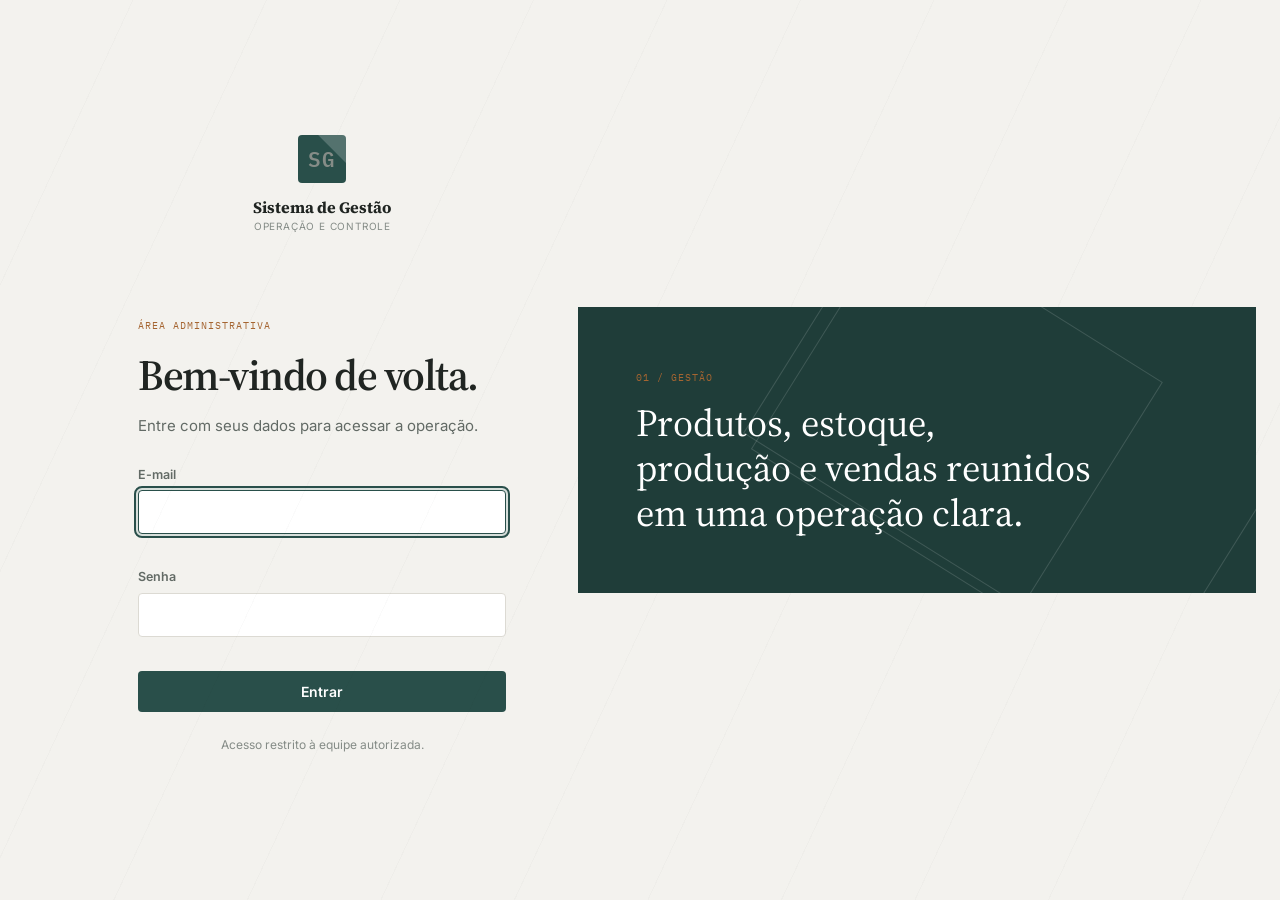
<file: src/main/resources/static/login.html>
<!DOCTYPE html>
<html lang="pt-BR">
  <head>
    <meta charset="utf-8">
    <meta name="viewport" content="width=device-width, initial-scale=1">
    <meta name="description" content="Acesso ao sistema de gestão">
    <title>Entrar</title>
    <link rel="preconnect" href="https://fonts.googleapis.com">
    <link rel="preconnect" href="https://fonts.gstatic.com" crossorigin>
    <link
      href="https://fonts.googleapis.com/css2?family=IBM+Plex+Mono:wght@500&family=Inter:wght@400;500;600&family=Source+Serif+4:wght@600&display=swap"
      rel="stylesheet">
    <link rel="stylesheet" href="css/theme.css">
    <link rel="stylesheet" href="css/app.css">
  </head>
  <body class="login-page">
    <main class="login-shell">
      <section class="login-panel" aria-labelledby="login-title">
        <div class="login-brand">
          <div class="brand-mark" aria-hidden="true">
            <span data-brand-short>SG</span>
          </div>
          <div>
            <strong data-brand-name>Sistema de Gestão</strong><span data-brand-tagline>Operação e controle</span>
          </div>
        </div>
        <header class="login-heading">
          <p class="eyebrow">Área administrativa</p>
          <h1 id="login-title">Bem-vindo de volta.</h1>
          <p>Entre com seus dados para acessar a operação.</p>
        </header>
        <div class="alert alert-danger" id="login-error" role="alert" aria-live="polite"></div>
        <form id="login-form" novalidate>
          <div class="field">
            <label for="email">E-mail</label>
            <input id="email" name="email" type="email" autocomplete="username" inputmode="email" required autofocus>
          </div>
          <div class="field">
            <label for="password">Senha</label>
            <input id="password" name="password" type="password" autocomplete="current-password" required>
          </div>
          <button class="btn btn-primary btn-block" id="login-submit" type="submit">Entrar</button>
        </form>
        <p class="login-foot">Acesso restrito à equipe autorizada.</p>
      </section>
      <aside class="login-context" aria-hidden="true">
        <div>
          <span class="context-index">01 / Gestão</span>
          <p>Produtos, estoque, produção e vendas reunidos em uma operação clara.</p>
        </div>
      </aside>
    </main>
    <script src="js/core/config.js"></script>
    <script src="js/core/api.js"></script>
    <script src="js/core/auth.js"></script>
    <script src="js/pages/login.js"></script>
  </body>
</html>
</file>
<file: src/main/resources/static/css/theme.css>
:root {
  color-scheme: light;

  /* Identidade: estes valores também podem ser sobrescritos por APP_CONFIG. */
  --color-brand-primary: #294f4a;
  --color-brand-primary-strong: #1f3d39;
  --color-brand-primary-soft: #e3ece9;
  --color-brand-accent: #a56531;

  /* Superfícies e texto. */
  --color-bg: #f3f2ee;
  --color-surface: #ffffff;
  --color-surface-subtle: #f8f7f4;
  --color-surface-raised: #ffffff;
  --color-border: #dcdad3;
  --color-border-strong: #c3c0b7;
  --color-text: #202522;
  --color-text-muted: #626a65;
  --color-text-faint: #858c87;
  --color-on-brand: #ffffff;

  /* Estados semânticos. */
  --color-success: #397052;
  --color-success-soft: #e5efe8;
  --color-warning: #8a6422;
  --color-warning-soft: #f5ecd9;
  --color-danger: #a7413e;
  --color-danger-soft: #f7e7e5;
  --color-focus: #2d6d65;

  /* Tipografia. */
  --font-body: "Inter", -apple-system, BlinkMacSystemFont, "Segoe UI", sans-serif;
  --font-display: "Source Serif 4", Georgia, serif;
  --font-mono: "IBM Plex Mono", "SFMono-Regular", Consolas, monospace;
  --text-xs: 0.75rem;
  --text-sm: 0.8125rem;
  --text-base: 0.9rem;
  --text-lg: 1rem;
  --text-xl: 1.375rem;
  --text-2xl: 1.75rem;

  /* Espaçamento e forma. */
  --space-1: 0.25rem;
  --space-2: 0.5rem;
  --space-3: 0.75rem;
  --space-4: 1rem;
  --space-5: 1.25rem;
  --space-6: 1.5rem;
  --space-8: 2rem;
  --space-10: 2.5rem;
  --radius-sm: 4px;
  --radius-md: 7px;
  --radius-lg: 10px;
  --shadow-sm: 0 1px 2px rgb(30 37 33 / 6%);
  --shadow-md: 0 12px 34px rgb(30 37 33 / 12%);

  /* Compatibilidade interna durante a transição dos componentes. */
  --color-accent: var(--color-brand-primary);
  --color-accent-dark: var(--color-brand-primary-strong);
  --color-accent-soft: var(--color-brand-primary-soft);
  --color-ink: var(--color-text);
  --color-ink-soft: var(--color-text-muted);
  --color-ink-faint: var(--color-text-faint);
  --color-paper: var(--color-bg);
  --shadow-card: var(--shadow-sm);
  --shadow-pop: var(--shadow-md);
}
</file>
<file: src/main/resources/static/css/app.css>
/* app.css — layout e componentes. Não define cores/fontes cruas: sempre var(--...) de theme.css */

* {
  box-sizing: border-box;
}

html,
body {
  margin: 0;
  padding: 0;
}

body {
  background: var(--color-paper);
  color: var(--color-ink);
  font-family: var(--font-body);
  font-size: 15px;
  line-height: 1.5;
  -webkit-font-smoothing: antialiased;
}

h1,
h2,
h3 {
  font-family: var(--font-display);
  font-weight: 600;
  margin: 0;
  color: var(--color-ink);
}

a {
  color: inherit;
}

:focus-visible {
  outline: 2px solid var(--color-accent);
  outline-offset: 2px;
}

/* ---------------- Marca (logo placeholder, feito só de CSS) ---------------- */

.brand-mark {
  --size: 36px;
  width: var(--size);
  height: var(--size);
  border-radius: var(--radius-sm);
  background: var(--color-accent);
  position: relative;
  overflow: hidden;
  flex-shrink: 0;
  display: flex;
  align-items: center;
  justify-content: center;
}

.brand-mark::before {
  /* a "dobra" — canto de tecido dobrado, o elemento de assinatura do design */
  content: "";
  position: absolute;
  top: 0;
  right: 0;
  width: 60%;
  height: 60%;
  background: color-mix(in srgb, var(--color-on-brand) 22%, transparent);
  clip-path: polygon(100% 0, 0 0, 100% 100%);
}

.brand-mark span {
  font-family: var(--font-display);
  color: var(--color-on-brand);
  font-size: 16px;
  font-weight: 600;
  z-index: 1;
}

.brand-lockup {
  display: flex;
  align-items: center;
  gap: 12px;
}

.brand-lockup strong {
  font-family: var(--font-display);
  font-size: 17px;
  letter-spacing: -0.01em;
}

.brand-lockup small {
  display: block;
  color: var(--color-ink-faint);
  font-size: 11px;
  letter-spacing: 0.04em;
  text-transform: uppercase;
}

/* ---------------- Divisor "vinco" (elemento de assinatura, uso moderado) ---------------- */

.fold-divider {
  height: 1px;
  border: none;
  margin: 28px 0;
  background: linear-gradient(to right, transparent, var(--color-border) 12%, var(--color-border) 88%, transparent);
  position: relative;
}

.fold-divider::after {
  content: "";
  position: absolute;
  inset: 1px 0 auto 0;
  height: 1px;
  background: linear-gradient(
    to right,
    transparent,
    color-mix(in srgb, var(--color-surface) 90%, transparent) 12%,
    color-mix(in srgb, var(--color-surface) 90%, transparent) 88%,
    transparent
  );
}

/* ---------------- Layout ---------------- */

.app-shell {
  display: flex;
  min-height: 100vh;
}

.sidebar {
  width: 240px;
  flex: 0 0 240px;
  background: var(--color-surface);
  border-right: 1px solid var(--color-border);
  padding: 22px 18px;
  display: flex;
  flex-direction: column;
  gap: 28px;
}

.sidebar-nav {
  list-style: none;
  margin: 0;
  padding: 0;
  display: flex;
  flex-direction: column;
  gap: 2px;
  flex: 1;
}

.sidebar-nav a {
  display: flex;
  align-items: center;
  gap: 10px;
  padding: 9px 12px;
  border-radius: var(--radius-sm);
  text-decoration: none;
  color: var(--color-ink-soft);
  font-size: 14px;
  font-weight: 500;
  transition:
    background 0.12s ease,
    color 0.12s ease;
}

.sidebar-nav a:hover {
  background: var(--color-paper);
  color: var(--color-ink);
}

.sidebar-nav a.active {
  background: var(--color-accent-soft);
  color: var(--color-accent-dark);
}

.sidebar-nav .icon {
  width: 16px;
  height: 16px;
  flex-shrink: 0;
}

.sidebar-foot {
  display: flex;
  align-items: center;
  justify-content: space-between;
  gap: 8px;
  padding-top: 14px;
  border-top: 1px solid var(--color-border);
}

.sidebar-user {
  display: flex;
  flex-direction: column;
  min-width: 0;
}

.sidebar-user strong {
  font-size: 13px;
  overflow: hidden;
  text-overflow: ellipsis;
  white-space: nowrap;
}

.sidebar-user span {
  font-size: 11px;
  color: var(--color-ink-faint);
  text-transform: uppercase;
  letter-spacing: 0.04em;
}

.main {
  flex: 1 1 auto;
  min-width: 0;
  padding: 32px 40px 60px;
  max-width: 1180px;
}

.page-head {
  display: flex;
  align-items: baseline;
  justify-content: space-between;
  gap: 16px;
  margin-bottom: 6px;
}

.page-head h1 {
  font-size: 26px;
}

.page-subtitle {
  color: var(--color-ink-soft);
  font-size: 14px;
  margin: 6px 0 0;
}

.page-meta {
  color: var(--color-ink-faint);
  font-size: 12.5px;
  font-family: var(--font-mono);
}

/* ---------------- Cards / estatísticas ---------------- */

.stat-grid {
  display: flex;
  flex-wrap: wrap;
  gap: 14px;
}

.stat-grid .card {
  flex: 1 1 200px;
  min-width: 200px;
}

.card {
  background: var(--color-surface);
  border: 1px solid var(--color-border);
  border-radius: var(--radius-lg);
  box-shadow: var(--shadow-card);
  padding: 20px 22px;
}

.stat-card {
  display: flex;
  flex-direction: column;
  gap: 6px;
}

.stat-card .stat-label {
  font-size: 12px;
  text-transform: uppercase;
  letter-spacing: 0.05em;
  color: var(--color-ink-faint);
  font-weight: 600;
}

.stat-card .stat-value {
  font-family: var(--font-display);
  font-size: 26px;
  font-weight: 600;
  color: var(--color-ink);
  white-space: nowrap;
}

.stat-card .stat-hint {
  font-size: 12.5px;
  color: var(--color-ink-soft);
}

.stat-card .stat-hint.warn {
  color: var(--color-warning);
}

.panel-grid {
  display: flex;
  gap: 16px;
  align-items: flex-start;
  flex-wrap: wrap;
}

.panel-grid > .card {
  flex: 1 1 420px;
  min-width: 0;
}

.panel-title {
  display: flex;
  align-items: center;
  justify-content: space-between;
  margin-bottom: 14px;
}

.panel-title h2 {
  font-size: 16px;
}

.panel-title .muted {
  font-size: 12px;
  color: var(--color-ink-faint);
  font-family: var(--font-mono);
}

/* ---------------- Tabela ---------------- */

table {
  width: 100%;
  border-collapse: collapse;
  font-size: 13.5px;
}

th {
  text-align: left;
  font-size: 11.5px;
  text-transform: uppercase;
  letter-spacing: 0.04em;
  color: var(--color-ink-faint);
  font-weight: 600;
  padding: 0 10px 10px 0;
  border-bottom: 1px solid var(--color-border);
}

td {
  padding: 11px 10px 11px 0;
  border-bottom: 1px solid var(--color-border);
  vertical-align: middle;
}

tr:last-child td {
  border-bottom: none;
}

td.num,
th.num {
  text-align: right;
  font-family: var(--font-mono);
}

.empty-row td {
  color: var(--color-ink-faint);
  font-style: italic;
  padding: 18px 0;
  text-align: center;
}

/* ---------------- Badges ---------------- */

.badge {
  display: inline-flex;
  align-items: center;
  gap: 5px;
  padding: 3px 9px;
  border-radius: 999px;
  font-size: 11.5px;
  font-weight: 600;
}

.badge.low {
  background: var(--color-danger-soft);
  color: var(--color-danger);
}

.badge.ok {
  background: var(--color-success-soft);
  color: var(--color-success);
}

/* ---------------- Botões / formulários ---------------- */

.btn {
  appearance: none;
  border: none;
  cursor: pointer;
  font-family: var(--font-body);
  font-size: 14px;
  font-weight: 600;
  border-radius: var(--radius-sm);
  padding: 10px 16px;
  transition:
    transform 0.06s ease,
    box-shadow 0.15s ease,
    background 0.15s ease;
}

.btn:active {
  transform: translateY(1px);
}

.btn-primary {
  background: var(--color-accent);
  color: var(--color-on-brand);
}

.btn-primary:hover {
  background: var(--color-accent-dark);
}

.btn-ghost {
  background: transparent;
  color: var(--color-ink-soft);
  border: 1px solid var(--color-border);
}

.btn-ghost:hover {
  border-color: var(--color-ink-faint);
  color: var(--color-ink);
}

.btn-block {
  width: 100%;
}

.field {
  display: flex;
  flex-direction: column;
  gap: 6px;
  margin-bottom: 16px;
}

.field label {
  font-size: 12.5px;
  font-weight: 600;
  color: var(--color-ink-soft);
}

.field input,
.field select {
  font-family: var(--font-body);
  font-size: 14.5px;
  padding: 10px 12px;
  border-radius: var(--radius-sm);
  border: 1px solid var(--color-border);
  background: var(--color-surface);
  color: var(--color-ink);
}

.field input:focus,
.field select:focus {
  border-color: var(--color-accent);
}

/* ---------------- Alertas ---------------- */

.alert {
  border-radius: var(--radius-sm);
  padding: 11px 14px;
  font-size: 13.5px;
  margin-bottom: 16px;
  display: none;
}

.alert.show {
  display: block;
}

.alert-danger {
  background: var(--color-danger-soft);
  color: var(--color-danger);
}

/* ---------------- Tela de login ---------------- */

.login-shell {
  min-height: 100vh;
  display: flex;
  align-items: center;
  justify-content: center;
  background: var(--color-paper);
  padding: 24px;
  position: relative;
  overflow: hidden;
}

.login-shell::before {
  /* linha de vinco decorativa de fundo — assinatura visual sutil */
  content: "";
  position: absolute;
  inset: 0;
  background: repeating-linear-gradient(
    115deg,
    transparent,
    transparent 120px,
    color-mix(in srgb, var(--color-text) 2%, transparent) 120px,
    color-mix(in srgb, var(--color-text) 2%, transparent) 121px
  );
  pointer-events: none;
}

.login-card {
  width: 100%;
  max-width: 380px;
  background: var(--color-surface);
  border: 1px solid var(--color-border);
  border-radius: var(--radius-lg);
  box-shadow: var(--shadow-pop);
  padding: 36px 32px 32px;
  position: relative;
  z-index: 1;
}

.login-brand {
  display: flex;
  flex-direction: column;
  align-items: center;
  text-align: center;
  gap: 14px;
  margin-bottom: 26px;
}

.login-brand .brand-mark {
  --size: 48px;
}

.login-brand .brand-mark span {
  font-size: 21px;
}

.login-brand h1 {
  font-size: 20px;
}

.login-brand p {
  margin: 0;
  color: var(--color-ink-soft);
  font-size: 13px;
}

.login-foot {
  margin-top: 18px;
  text-align: center;
  font-size: 12px;
  color: var(--color-ink-faint);
}

/* ---------------- Loading / util ---------------- */

.skeleton {
  color: var(--color-ink-faint);
  font-size: 13px;
  font-style: italic;
}

.visually-hidden {
  position: absolute;
  width: 1px;
  height: 1px;
  overflow: hidden;
  clip: rect(0 0 0 0);
}

/* =========================================================
   NAVEGAÇÃO
   ========================================================= */

.sidebar-nav .nav-disabled {
  opacity: 0.45;
  display: flex;
  padding: 9px 12px;
  font-size: 14px;
  color: var(--color-ink-soft);
  cursor: default;
}

.btn-small {
  padding: 7px 10px;
}

.page-head-actions {
  align-items: center;
}

.compact-stats .card {
  flex: 0 1 300px;
}

/* =========================================================
   LISTAGENS
   ========================================================= */

.data-card {
  padding: 0;
  overflow: hidden;
}

.table-toolbar {
  display: flex;
  align-items: center;
  justify-content: space-between;

  gap: 18px;

  padding: 20px 22px;

  border-bottom: 1px solid var(--color-border);
}

.table-toolbar h2 {
  font-size: 16px;
}

.table-summary {
  margin: 4px 0 0;

  font-size: 12.5px;

  color: var(--color-ink-faint);
}

/* =========================================================
   BUSCA
   ========================================================= */

.search-box {
  width: min(320px, 100%);
}

.search-box input {
  width: 100%;

  font-family: var(--font-body);

  font-size: 13.5px;

  padding: 9px 12px;

  border: 1px solid var(--color-border);

  border-radius: var(--radius-sm);

  background: var(--color-surface);

  color: var(--color-ink);
}

.search-box input:focus {
  border-color: var(--color-accent);
}

/* =========================================================
   ALERTAS DA TABELA
   ========================================================= */

.data-card > .alert {
  margin: 14px 22px 0;
}

.alert-success {
  background: var(--color-success-soft);

  color: var(--color-success);
}

/* =========================================================
   TABELA
   ========================================================= */

.table-scroll {
  overflow-x: auto;
}

.data-table th:first-child,
.data-table td:first-child {
  padding-left: 22px;
}

.data-table th:last-child,
.data-table td:last-child {
  padding-right: 22px;
}

.data-table th {
  padding-top: 14px;
}

.table-primary {
  display: block;

  font-size: 13.5px;

  font-weight: 600;

  color: var(--color-ink);
}

.table-secondary {
  display: block;

  margin-top: 2px;

  font-size: 11.5px;

  color: var(--color-ink-faint);
}

/* =========================================================
   AÇÕES DA TABELA
   ========================================================= */

.actions-col {
  text-align: right;

  white-space: nowrap;
}

.row-actions {
  display: inline-flex;

  align-items: center;

  gap: 4px;
}

.table-action {
  appearance: none;

  border: 0;

  background: transparent;

  color: var(--color-accent-dark);

  font-family: var(--font-body);

  font-size: 12px;

  font-weight: 600;

  cursor: pointer;

  padding: 5px 7px;

  border-radius: var(--radius-sm);
}

.table-action:hover {
  background: var(--color-accent-soft);
}

.table-action.danger {
  color: var(--color-danger);
}

.table-action.danger:hover {
  background: var(--color-danger-soft);
}

/* =========================================================
   FORMULÁRIOS
   ========================================================= */

.field-optional {
  font-weight: 400;

  color: var(--color-ink-faint);
}

.form-grid {
  display: grid;

  gap: 14px;
}

.form-grid.two-columns {
  grid-template-columns: repeat(2, minmax(0, 1fr));
}

/* =========================================================
   MODAL
   ========================================================= */

.modal-open {
  overflow: hidden;
}

.modal-backdrop {
  position: fixed;

  inset: 0;

  z-index: 100;

  background: color-mix(in srgb, var(--color-text) 28%, transparent);

  display: none;

  align-items: center;

  justify-content: center;

  padding: 24px;
}

.modal-backdrop.show {
  display: flex;
}

.modal {
  width: min(620px, 100%);

  max-height: calc(100vh - 48px);

  overflow-y: auto;

  background: var(--color-surface);

  border: 1px solid var(--color-border);

  border-radius: var(--radius-lg);

  box-shadow: var(--shadow-pop);

  padding: 24px;
}

.modal-small {
  width: min(440px, 100%);
}

.modal-head {
  display: flex;

  align-items: flex-start;

  justify-content: space-between;

  gap: 16px;

  margin-bottom: 20px;
}

.modal-head h2 {
  font-size: 19px;
}

.modal-head p {
  margin: 5px 0 0;

  color: var(--color-ink-soft);

  font-size: 12.5px;
}

/* =========================================================
   BOTÃO DE FECHAR MODAL
   ========================================================= */

.icon-btn {
  appearance: none;

  border: 0;

  background: transparent;

  color: var(--color-ink-faint);

  cursor: pointer;

  font-size: 25px;

  line-height: 1;

  padding: 0 3px 4px;
}

.icon-btn:hover {
  color: var(--color-ink);
}

/* =========================================================
   BOTÕES DO MODAL
   ========================================================= */

.modal-actions {
  display: flex;

  justify-content: flex-end;

  gap: 8px;

  padding-top: 6px;
}

/* =========================================================
   RESPONSIVIDADE
   ========================================================= */

@media (max-width: 820px) {
  .sidebar {
    width: 200px;
    flex-basis: 200px;
  }

  .main {
    padding: 28px 24px 48px;
  }

  .table-toolbar,
  .page-head-actions {
    align-items: stretch;
    flex-direction: column;
  }

  .search-box {
    width: 100%;
  }
}

@media (max-width: 640px) {
  .app-shell {
    display: block;
  }

  .sidebar {
    width: 100%;

    min-height: auto;

    border-right: 0;

    border-bottom: 1px solid var(--color-border);

    gap: 18px;
  }

  .sidebar-nav {
    flex-direction: row;

    overflow-x: auto;
  }

  .sidebar-nav li {
    flex: 0 0 auto;
  }

  .sidebar-foot {
    display: none;
  }

  .main {
    padding: 24px 16px 40px;
  }

  .form-grid.two-columns {
    grid-template-columns: 1fr;
  }

  .modal-backdrop {
    padding: 12px;
  }

  .modal {
    padding: 20px;
  }
}

/* =========================================================
   CADASTROS BÁSICOS
   ========================================================= */

.catalog-intro {
  margin-bottom: 22px;

  padding: 16px 18px;

  border: 1px solid var(--color-border);

  border-radius: var(--radius-md);

  background: var(--color-accent-soft);
}

.catalog-intro strong {
  display: block;

  margin-bottom: 5px;

  font-size: 13.5px;

  color: var(--color-accent-dark);
}

.catalog-intro p {
  margin: 0;

  max-width: 800px;

  color: var(--color-ink-soft);

  font-size: 13px;

  line-height: 1.55;
}

/* =========================================================
   GRID DOS CADASTROS
   ========================================================= */

.catalog-grid {
  display: grid;

  grid-template-columns: repeat(2, minmax(0, 1fr));

  gap: 18px;

  align-items: start;
}

.catalog-card {
  padding: 0;

  overflow: hidden;
}

.catalog-card > .alert {
  margin: 14px 22px 0;
}

/* =========================================================
   INFORMAÇÃO SOBRE UNIDADES
   ========================================================= */

.catalog-note {
  margin: 14px 22px 4px;

  padding: 10px 12px;

  background: var(--color-paper);

  border-radius: var(--radius-sm);

  color: var(--color-ink-soft);

  font-size: 11.5px;

  line-height: 1.5;
}

/* =========================================================
   ABREVIAÇÃO DA UNIDADE
   ========================================================= */

.unit-code {
  display: inline-flex;

  align-items: center;

  justify-content: center;

  min-width: 36px;

  padding: 4px 8px;

  border-radius: var(--radius-sm);

  background: var(--color-paper);

  border: 1px solid var(--color-border);

  color: var(--color-ink-soft);

  font-family: var(--font-mono);

  font-size: 12px;
}

/* =========================================================
   RESPONSIVIDADE
   ========================================================= */

@media (max-width: 1050px) {
  .catalog-grid {
    grid-template-columns: 1fr;
  }
}

/* =========================================================
   MATÉRIAS-PRIMAS
   ========================================================= */

.raw-material-info {
  display: flex;
  align-items: flex-start;

  gap: 10px;

  margin: 14px 22px 4px;

  padding: 11px 13px;

  border: 1px solid var(--color-border);

  border-radius: var(--radius-sm);

  background: var(--color-paper);

  color: var(--color-ink-soft);

  font-size: 12px;

  line-height: 1.5;
}

.raw-material-info strong {
  flex: 0 0 auto;

  color: var(--color-ink);

  font-weight: 600;
}

/* Badge intermediária entre normal e crítico */

.badge.warning {
  background: var(--color-warning-soft);

  color: var(--color-warning);
}

/* Texto auxiliar abaixo de campos */

.field-help {
  display: block;

  margin-top: 5px;

  color: var(--color-ink-faint);

  font-size: 11.5px;

  line-height: 1.45;
}

@media (max-width: 640px) {
  .raw-material-info {
    flex-direction: column;

    gap: 4px;
  }
}

/* =========================================================
   ESTOQUE
   ========================================================= */

.inventory-info {
  display: flex;
  align-items: flex-start;
  gap: 10px;

  margin: 14px 22px 4px;
  padding: 11px 13px;

  border: 1px solid var(--color-border);
  border-radius: var(--radius-sm);

  background: var(--color-paper);

  color: var(--color-ink-soft);

  font-size: 12px;
  line-height: 1.5;
}

.inventory-info strong {
  flex: 0 0 auto;
  color: var(--color-ink);
}

/* =========================================================
   FILTROS
   ========================================================= */

.inventory-toolbar {
  align-items: flex-end;
}

.inventory-filters {
  display: flex;
  align-items: center;
  gap: 8px;

  flex-wrap: wrap;
  justify-content: flex-end;
}

.inventory-filters select,
.inventory-filters input {
  height: 38px;

  padding: 8px 10px;

  border: 1px solid var(--color-border);
  border-radius: var(--radius-sm);

  background: var(--color-surface);
  color: var(--color-ink);

  font-family: var(--font-body);
  font-size: 12.5px;
}

.inventory-filters input {
  width: 210px;
}

.inventory-filters select:focus,
.inventory-filters input:focus {
  border-color: var(--color-accent);
}

/* =========================================================
   BADGE NEUTRA
   ========================================================= */

.badge.neutral {
  background: var(--color-paper);
  color: var(--color-ink-soft);

  border: 1px solid var(--color-border);
}

/* =========================================================
   MOVIMENTAÇÃO
   ========================================================= */

.movement-date {
  white-space: nowrap;

  color: var(--color-ink-soft);

  font-family: var(--font-mono);
  font-size: 11.5px;
}

.movement-value.entry {
  color: var(--color-success);
}

.movement-value.exit {
  color: var(--color-danger);
}

.movement-reason {
  max-width: 260px;

  color: var(--color-ink-soft);
}

/* =========================================================
   PREVIEW DO ESTOQUE NO MODAL
   ========================================================= */

.stock-preview {
  display: grid;

  grid-template-columns: repeat(2, minmax(0, 1fr));

  gap: 12px;

  margin-bottom: 18px;

  padding: 14px;

  border: 1px solid var(--color-border);
  border-radius: var(--radius-md);

  background: var(--color-paper);
}

.stock-preview[hidden] {
  display: none;
}

.stock-preview > div {
  display: flex;
  flex-direction: column;
  gap: 3px;
}

.stock-preview-label {
  color: var(--color-ink-faint);

  font-size: 11px;

  text-transform: uppercase;
  letter-spacing: 0.04em;
}

.stock-preview strong {
  font-family: var(--font-mono);

  font-size: 15px;

  color: var(--color-ink);
}

/* =========================================================
   RESPONSIVIDADE
   ========================================================= */

@media (max-width: 900px) {
  .inventory-toolbar {
    align-items: stretch;
  }

  .inventory-filters {
    justify-content: flex-start;
  }

  .inventory-filters input {
    flex: 1 1 200px;
  }
}

@media (max-width: 640px) {
  .inventory-info {
    flex-direction: column;
    gap: 4px;
  }

  .inventory-filters {
    display: grid;
    grid-template-columns: 1fr;
    width: 100%;
  }

  .inventory-filters input,
  .inventory-filters select {
    width: 100%;
  }

  .stock-preview {
    grid-template-columns: 1fr;
  }
}

/* =========================================================
   PRODUÇÃO
   ========================================================= */

.production-info {
  display: flex;
  align-items: flex-start;
  gap: 10px;

  margin: 14px 22px 4px;
  padding: 11px 13px;

  border: 1px solid var(--color-border);
  border-radius: var(--radius-sm);

  background: var(--color-paper);

  color: var(--color-ink-soft);

  font-size: 12px;
  line-height: 1.5;
}

.production-info strong {
  flex: 0 0 auto;

  color: var(--color-ink);
}

/* =========================================================
   MODAL DE PRODUÇÃO
   ========================================================= */

.production-modal {
  width: min(760px, 100%);
}

.production-product-preview {
  display: grid;

  grid-template-columns: repeat(2, minmax(0, 1fr));

  gap: 12px;

  margin-bottom: 18px;

  padding: 14px;

  border: 1px solid var(--color-border);

  border-radius: var(--radius-md);

  background: var(--color-paper);
}

.production-product-preview[hidden] {
  display: none;
}

.production-product-preview > div {
  display: flex;
  flex-direction: column;
  gap: 3px;
}

.production-product-preview strong {
  font-family: var(--font-mono);

  color: var(--color-ink);
}

.production-divider {
  border: 0;

  border-top: 1px solid var(--color-border);

  margin: 23px 0;
}

/* =========================================================
   MATÉRIAS-PRIMAS DA PRODUÇÃO
   ========================================================= */

.production-materials-head {
  display: flex;

  align-items: flex-start;

  justify-content: space-between;

  gap: 15px;

  margin-bottom: 14px;
}

.production-materials-head h3 {
  margin: 0;

  font-family: var(--font-display);

  font-size: 16px;

  color: var(--color-ink);
}

.production-materials-head p {
  margin: 4px 0 0;

  color: var(--color-ink-soft);

  font-size: 12px;
}

.production-materials-list {
  display: flex;

  flex-direction: column;

  gap: 10px;
}

.production-material-row {
  display: grid;

  grid-template-columns:
    minmax(220px, 1.5fr)
    minmax(130px, 0.65fr)
    minmax(130px, 0.65fr)
    34px;

  align-items: end;

  gap: 10px;

  padding: 13px;

  border: 1px solid var(--color-border);

  border-radius: var(--radius-md);

  background: var(--color-paper);
}

.production-material-field {
  margin-bottom: 0;
}

.production-material-stock {
  display: flex;

  flex-direction: column;

  justify-content: center;

  min-height: 42px;

  padding-bottom: 2px;
}

.production-material-stock span {
  margin-bottom: 4px;

  color: var(--color-ink-faint);

  font-size: 10.5px;

  text-transform: uppercase;

  letter-spacing: 0.04em;
}

.production-material-stock strong {
  font-family: var(--font-mono);

  font-size: 12.5px;

  color: var(--color-ink);
}

/* =========================================================
   REMOVER INSUMO
   ========================================================= */

.production-remove-material {
  appearance: none;

  width: 34px;
  height: 38px;

  border: 0;

  border-radius: var(--radius-sm);

  background: transparent;

  color: var(--color-danger);

  cursor: pointer;

  font-size: 22px;

  line-height: 1;
}

.production-remove-material:hover {
  background: var(--color-danger-soft);
}

/* =========================================================
   AVISO DE TRANSAÇÃO
   ========================================================= */

.production-atomic-warning {
  margin-top: 16px;

  padding: 11px 13px;

  border: 1px solid var(--color-border);

  border-radius: var(--radius-sm);

  background: var(--color-warning-soft);

  color: var(--color-warning);

  font-size: 11.5px;

  line-height: 1.5;
}

/* =========================================================
   DETALHES DA PRODUÇÃO
   ========================================================= */

.production-details-grid {
  display: grid;

  grid-template-columns: repeat(2, minmax(0, 1fr));

  gap: 10px;

  margin-bottom: 24px;
}

.production-detail {
  display: flex;

  flex-direction: column;

  gap: 4px;

  padding: 13px;

  border: 1px solid var(--color-border);

  border-radius: var(--radius-md);

  background: var(--color-paper);
}

.production-detail span {
  color: var(--color-ink-faint);

  font-size: 10.5px;

  text-transform: uppercase;

  letter-spacing: 0.04em;
}

.production-detail strong {
  color: var(--color-ink);

  font-size: 13.5px;
}

.production-details-materials h3 {
  margin-bottom: 10px;

  font-family: var(--font-display);

  font-size: 16px;
}

/* =========================================================
   RESPONSIVIDADE
   ========================================================= */

@media (max-width: 720px) {
  .production-material-row {
    grid-template-columns: 1fr;
  }

  .production-remove-material {
    width: 100%;
  }

  .production-materials-head {
    flex-direction: column;
  }

  .production-details-grid {
    grid-template-columns: 1fr;
  }

  .production-product-preview {
    grid-template-columns: 1fr;
  }

  .production-info {
    flex-direction: column;

    gap: 4px;
  }
}

/* =========================================================
   VENDAS
   ========================================================= */

.sales-info {
  display: flex;
  align-items: flex-start;
  gap: 10px;

  margin: 14px 22px 4px;
  padding: 11px 13px;

  border: 1px solid var(--color-border);
  border-radius: var(--radius-sm);

  background: var(--color-paper);

  color: var(--color-ink-soft);

  font-size: 12px;
  line-height: 1.5;
}

.sales-info strong {
  flex: 0 0 auto;

  color: var(--color-ink);
}

.stat-value-money {
  font-size: 24px;
}

/* =========================================================
   MODAL DE VENDA
   ========================================================= */

.sale-modal {
  width: min(850px, 100%);
}

/* =========================================================
   CABEÇALHO DOS PRODUTOS
   ========================================================= */

.sale-items-head {
  display: flex;

  justify-content: space-between;
  align-items: flex-start;

  gap: 15px;

  margin-bottom: 14px;
}

.sale-items-head h3 {
  margin: 0;

  font-family: var(--font-display);

  color: var(--color-ink);

  font-size: 16px;
}

.sale-items-head p {
  margin: 4px 0 0;

  color: var(--color-ink-soft);

  font-size: 12px;
}

/* =========================================================
   PRODUTOS DA VENDA
   ========================================================= */

.sale-items-list {
  display: flex;
  flex-direction: column;

  gap: 10px;
}

.sale-item-row {
  display: grid;

  grid-template-columns:
    minmax(210px, 1.7fr)
    minmax(100px, 0.6fr)
    minmax(120px, 0.7fr)
    minmax(120px, 0.7fr)
    34px;

  gap: 10px;

  align-items: end;

  padding: 13px;

  border: 1px solid var(--color-border);

  border-radius: var(--radius-md);

  background: var(--color-paper);

  transition:
    border-color 0.15s ease,
    background 0.15s ease;
}

.sale-item-row.sale-item-invalid {
  border-color: var(--color-danger);

  background: var(--color-danger-soft);
}

.sale-product-field,
.sale-quantity-field {
  margin-bottom: 0;
}

/* =========================================================
   PREÇO / ESTOQUE
   ========================================================= */

.sale-item-info {
  display: flex;

  flex-direction: column;

  justify-content: center;

  min-height: 42px;
}

.sale-item-info > span,
.sale-item-subtotal > span {
  margin-bottom: 3px;

  color: var(--color-ink-faint);

  font-size: 10.5px;

  text-transform: uppercase;

  letter-spacing: 0.04em;
}

.sale-item-info strong {
  color: var(--color-ink);

  font-family: var(--font-mono);

  font-size: 12.5px;
}

.sale-item-info small {
  margin-top: 2px;

  color: var(--color-ink-faint);

  font-size: 10.5px;
}

/* =========================================================
   SUBTOTAL
   ========================================================= */

.sale-item-subtotal {
  display: flex;

  flex-direction: column;

  justify-content: center;

  min-height: 42px;

  text-align: right;
}

.sale-item-subtotal strong {
  color: var(--color-ink);

  font-family: var(--font-mono);

  font-size: 13px;
}

/* =========================================================
   REMOVER ITEM
   ========================================================= */

.sale-remove-item {
  appearance: none;

  width: 34px;
  height: 38px;

  border: 0;

  border-radius: var(--radius-sm);

  background: transparent;

  color: var(--color-danger);

  cursor: pointer;

  font-size: 22px;

  line-height: 1;
}

.sale-remove-item:hover {
  background: var(--color-danger-soft);
}

/* =========================================================
   TOTAL DA VENDA
   ========================================================= */

.sale-total-box {
  display: flex;

  align-items: center;

  justify-content: space-between;

  gap: 20px;

  margin-top: 18px;

  padding: 16px 18px;

  border: 1px solid var(--color-border);

  border-radius: var(--radius-md);

  background: var(--color-paper);
}

.sale-total-box > div {
  display: flex;

  flex-direction: column;

  gap: 3px;
}

.sale-total-box span {
  color: var(--color-ink-faint);

  font-size: 11px;

  text-transform: uppercase;

  letter-spacing: 0.04em;
}

.sale-total-box strong {
  color: var(--color-ink);

  font-family: var(--font-mono);
}

.sale-total-value {
  text-align: right;
}

.sale-total-value strong {
  color: var(--color-accent-dark);

  font-size: 22px;
}

/* =========================================================
   DETALHES
   ========================================================= */

.sale-details-grid {
  display: grid;

  grid-template-columns: repeat(2, minmax(0, 1fr));

  gap: 10px;

  margin-bottom: 24px;
}

.sale-details-products h3 {
  margin-bottom: 10px;

  font-family: var(--font-display);

  font-size: 16px;
}

.sale-details-total {
  display: flex;

  align-items: center;

  justify-content: flex-end;

  gap: 18px;

  padding: 15px 12px;

  border-top: 1px solid var(--color-border);
}

.sale-details-total span {
  color: var(--color-ink-soft);

  font-size: 12px;

  font-weight: 600;
}

.sale-details-total strong {
  color: var(--color-accent-dark);

  font-family: var(--font-mono);

  font-size: 19px;
}

/* =========================================================
   RESPONSIVIDADE
   ========================================================= */

@media (max-width: 820px) {
  .sale-item-row {
    grid-template-columns:
      1fr
      1fr;
  }

  .sale-product-field {
    grid-column: 1 / -1;
  }

  .sale-remove-item {
    width: 100%;
  }
}

@media (max-width: 640px) {
  .sales-info {
    flex-direction: column;

    gap: 4px;
  }

  .sale-items-head {
    flex-direction: column;
  }

  .sale-item-row {
    grid-template-columns: 1fr;
  }

  .sale-item-subtotal {
    text-align: left;
  }

  .sale-total-box {
    align-items: stretch;

    flex-direction: column;
  }

  .sale-total-value {
    text-align: left;
  }

  .sale-details-grid {
    grid-template-columns: 1fr;
  }
}

/* ========================================================================== */
/* Estrutura compartilhada e acabamento visual                               */
/* ========================================================================== */

body {
  min-width: 320px;
}

button,
input,
select,
textarea {
  font: inherit;
}

button {
  cursor: pointer;
}

button:disabled {
  cursor: not-allowed;
}

.app-shell {
  min-height: 100dvh;
}

.sidebar {
  position: sticky;
  top: 0;
  width: 252px;
  height: 100dvh;
  flex-basis: 252px;
  padding: 24px 18px 18px;
  gap: 32px;
  background: var(--color-surface);
  box-shadow: none;
  z-index: 30;
}

.brand-mark {
  border-radius: var(--radius-sm);
  background: var(--color-brand-primary);
}

.brand-mark span {
  color: var(--color-on-brand);
  font-family: var(--font-mono);
  font-size: 12px;
  letter-spacing: -0.05em;
}

.brand-mark::before {
  background: color-mix(in srgb, var(--color-on-brand) 20%, transparent);
}

.brand-mark.has-logo {
  background: transparent;
}

.brand-mark.has-logo::before {
  display: none;
}

.brand-mark img {
  display: block;
  width: 100%;
  height: 100%;
  object-fit: contain;
}

.brand-copy {
  min-width: 0;
}

.brand-copy strong,
.brand-copy small {
  overflow: hidden;
  text-overflow: ellipsis;
  white-space: nowrap;
}

.sidebar-nav {
  display: block;
  overflow-y: auto;
}

.nav-group + .nav-group {
  margin-top: 24px;
}

.nav-label {
  margin: 0 12px 7px;
  color: var(--color-text-faint);
  font-size: 10px;
  font-weight: 600;
  letter-spacing: 0.11em;
  text-transform: uppercase;
}

.sidebar-nav ul {
  display: grid;
  gap: 2px;
  margin: 0;
  padding: 0;
  list-style: none;
}

.sidebar-nav a {
  position: relative;
  min-height: 38px;
  border-radius: var(--radius-sm);
  padding: 9px 11px;
}

.sidebar-nav a::before {
  position: absolute;
  top: 9px;
  bottom: 9px;
  left: -18px;
  width: 3px;
  background: transparent;
  content: "";
}

.sidebar-nav a.active {
  background: var(--color-brand-primary-soft);
  color: var(--color-brand-primary-strong);
}

.sidebar-nav a.active::before {
  background: var(--color-brand-accent);
}

.nav-icon {
  width: 17px;
  height: 17px;
  flex: 0 0 auto;
}

.sidebar-foot {
  align-items: center;
  padding-top: 18px;
}

.sidebar-user {
  display: grid;
  grid-template-columns: 30px minmax(0, 1fr);
  gap: 9px;
  align-items: center;
}

.sidebar-user > div {
  display: flex;
  min-width: 0;
  flex-direction: column;
}

.user-avatar {
  display: grid;
  width: 30px;
  height: 30px;
  place-items: center;
  border: 1px solid var(--color-border);
  border-radius: 50%;
  background: var(--color-surface-subtle);
  color: var(--color-brand-primary-strong);
  font-size: 12px;
  font-weight: 600;
}

.logout-button {
  border: 0;
  background: transparent;
  color: var(--color-text-muted);
  font-size: var(--text-xs);
  font-weight: 600;
}

.logout-button:hover {
  color: var(--color-danger);
}

.main {
  width: min(100%, 1320px);
  max-width: none;
  padding: 38px clamp(28px, 4vw, 58px) 64px;
}

.page-head {
  align-items: flex-end;
  margin-bottom: 8px;
}

.page-head h1 {
  font-size: clamp(25px, 2.5vw, 31px);
  letter-spacing: -0.025em;
}

.page-subtitle {
  max-width: 680px;
  margin-top: 4px;
}

.fold-divider {
  margin: 24px 0;
  background: var(--color-border);
}

.fold-divider::after {
  display: none;
}

.card {
  border-radius: var(--radius-lg);
  box-shadow: none;
}

.stat-grid {
  gap: 0;
  border-block: 1px solid var(--color-border);
}

.stat-grid .card {
  min-width: 180px;
  border: 0;
  border-right: 1px solid var(--color-border);
  border-radius: 0;
  background: transparent;
  padding: 18px 24px 18px 0;
  margin-right: 24px;
}

.stat-grid .card:last-child {
  border-right: 0;
}

.stat-card .stat-value {
  font-family: var(--font-mono);
  font-size: 23px;
  letter-spacing: -0.04em;
}

.data-card,
.catalog-card {
  padding: 0;
  overflow: hidden;
}

.table-toolbar {
  padding: 18px 20px;
  border-bottom: 1px solid var(--color-border);
}

.data-card > .alert,
.catalog-card > .alert,
.data-card > .inventory-info,
.data-card > .production-info,
.data-card > .sales-info,
.catalog-card > .catalog-note {
  margin-inline: 20px;
}

.table-scroll {
  overflow-x: auto;
  scrollbar-width: thin;
}

.data-table {
  min-width: 700px;
}

.data-table th {
  height: 38px;
  padding: 0 16px;
  background: var(--color-surface-subtle);
  color: var(--color-text-muted);
  font-size: 10px;
  letter-spacing: 0.075em;
  white-space: nowrap;
}

.data-table td {
  height: 52px;
  padding: 10px 16px;
}

.data-table tbody tr {
  transition: background-color 120ms ease;
}

.data-table tbody tr:not(.empty-row):hover {
  background: var(--color-surface-subtle);
}

.data-table .num {
  font-variant-numeric: tabular-nums;
}

.empty-row td {
  height: 110px;
  text-align: center;
}

.search-box input,
.inventory-filters select {
  background-color: var(--color-surface);
}

input,
select,
textarea {
  border-radius: var(--radius-sm);
}

input:hover,
select:hover,
textarea:hover {
  border-color: var(--color-border-strong);
}

input:focus,
select:focus,
textarea:focus {
  border-color: var(--color-focus);
  box-shadow: 0 0 0 3px color-mix(in srgb, var(--color-focus) 14%, transparent);
}

.btn {
  min-height: 38px;
  border-radius: var(--radius-sm);
  box-shadow: none;
  font-weight: 600;
}

.btn-primary {
  border-color: var(--color-brand-primary);
  background: var(--color-brand-primary);
  color: var(--color-on-brand);
}

.btn-primary:hover:not(:disabled) {
  border-color: var(--color-brand-primary-strong);
  background: var(--color-brand-primary-strong);
}

.btn-ghost {
  border-color: var(--color-border);
  background: var(--color-surface);
}

.badge {
  border-radius: 999px;
  font-size: 10px;
  letter-spacing: 0.035em;
}

.modal-backdrop {
  background: color-mix(in srgb, var(--color-text) 54%, transparent);
  backdrop-filter: none;
}

.modal {
  border-radius: var(--radius-lg);
  box-shadow: var(--shadow-md);
}

.modal-head {
  border-bottom-color: var(--color-border);
}

.modal-actions {
  border-top-color: var(--color-border);
}

.mobile-header,
.sidebar-scrim {
  display: none;
}

.login-page {
  min-height: 100dvh;
  background: var(--color-surface);
}

.login-shell {
  display: grid;
  width: 100%;
  min-height: 100dvh;
  grid-template-columns: minmax(380px, 0.9fr) minmax(420px, 1.1fr);
}

.login-panel {
  display: flex;
  width: min(100%, 480px);
  justify-self: end;
  flex-direction: column;
  justify-content: center;
  padding: 56px 72px 56px 40px;
}

.login-brand {
  display: flex;
  gap: 12px;
  align-items: center;
  margin-bottom: 74px;
}

.login-brand > div:last-child {
  display: flex;
  flex-direction: column;
}

.login-brand strong {
  font-family: var(--font-display);
  font-size: var(--text-lg);
}

.login-brand span {
  color: var(--color-text-faint);
  font-size: 10px;
  letter-spacing: 0.08em;
  text-transform: uppercase;
}

.login-heading {
  margin-bottom: 28px;
}

.eyebrow,
.context-index {
  color: var(--color-brand-accent);
  font-family: var(--font-mono);
  font-size: 10px;
  letter-spacing: 0.1em;
  text-transform: uppercase;
}

.login-heading h1 {
  margin-top: 8px;
  font-size: clamp(32px, 4vw, 43px);
  letter-spacing: -0.035em;
}

.login-heading > p:last-child {
  margin: 8px 0 0;
  color: var(--color-text-muted);
}

.login-panel form {
  display: grid;
  gap: 18px;
}

.login-foot {
  margin-top: 24px;
  color: var(--color-text-faint);
  font-size: var(--text-xs);
}

.login-context {
  position: relative;
  display: flex;
  align-items: flex-end;
  overflow: hidden;
  padding: 58px;
  background: var(--color-brand-primary-strong);
  color: var(--color-on-brand);
}

.login-context::before,
.login-context::after {
  position: absolute;
  border: 1px solid color-mix(in srgb, var(--color-on-brand) 14%, transparent);
  content: "";
  transform: rotate(32deg);
}

.login-context::before {
  width: 70%;
  height: 140%;
  top: -42%;
  right: -5%;
}

.login-context::after {
  width: 46%;
  height: 95%;
  top: -10%;
  right: 21%;
}

.login-context > div {
  position: relative;
  z-index: 1;
  max-width: 460px;
}

.login-context p {
  margin: 14px 0 0;
  font-family: var(--font-display);
  font-size: clamp(25px, 3vw, 38px);
  line-height: 1.18;
}

@media (max-width: 900px) {
  .app-shell {
    display: block;
    padding-top: 58px;
  }

  .mobile-header {
    position: fixed;
    inset: 0 0 auto;
    z-index: 25;
    display: flex;
    height: 58px;
    align-items: center;
    gap: 14px;
    border-bottom: 1px solid var(--color-border);
    background: var(--color-surface);
    padding: 0 18px;
  }

  .mobile-header strong {
    font-family: var(--font-display);
  }

  .menu-button {
    display: grid;
    width: 36px;
    height: 36px;
    place-content: center;
    gap: 4px;
    border: 0;
    background: transparent;
  }

  .menu-button > span:not(.visually-hidden) {
    display: block;
    width: 19px;
    height: 1px;
    background: var(--color-text);
  }

  .sidebar {
    position: fixed;
    inset: 0 auto 0 0;
    width: min(84vw, 280px);
    height: 100dvh;
    transform: translateX(-101%);
    transition: transform 180ms ease;
  }

  .sidebar-open .sidebar {
    transform: translateX(0);
  }

  .sidebar-scrim {
    position: fixed;
    inset: 0;
    z-index: 29;
    border: 0;
    background: color-mix(in srgb, var(--color-text) 48%, transparent);
  }

  .sidebar-open .sidebar-scrim {
    display: block;
  }

  .main {
    width: 100%;
    padding: 28px 22px 48px;
  }

  .login-shell {
    grid-template-columns: 1fr;
  }

  .login-panel {
    width: min(100%, 500px);
    justify-self: center;
    padding: 44px 32px;
  }

  .login-context {
    display: none;
  }
}

@media (max-width: 600px) {
  .main {
    padding-inline: 16px;
  }

  .page-head,
  .page-head-actions,
  .table-toolbar,
  .inventory-toolbar {
    align-items: stretch;
    flex-direction: column;
  }

  .page-head-actions .btn,
  .table-toolbar .search-box,
  .table-toolbar .search-box input {
    width: 100%;
  }

  .stat-grid {
    display: grid;
    grid-template-columns: repeat(2, 1fr);
  }

  .stat-grid .card {
    min-width: 0;
    margin-right: 0;
    padding: 14px 12px;
  }

  .stat-grid .card:nth-child(even) {
    border-right: 0;
  }

  .stat-card .stat-value {
    font-size: 19px;
  }

  .modal-backdrop {
    align-items: flex-end;
    padding: 0;
  }

  .modal {
    width: 100%;
    max-height: 92dvh;
    border-radius: var(--radius-lg) var(--radius-lg) 0 0;
  }

  .login-panel {
    padding: 30px 22px;
  }

  .login-brand {
    margin-bottom: 52px;
  }
}

@media (prefers-reduced-motion: reduce) {
  *,
  *::before,
  *::after {
    scroll-behavior: auto !important;
    transition-duration: 0.01ms !important;
  }
}

.bar-chart {
  display: flex;
  height: 150px;
  align-items: flex-end;
  gap: 10px;
  padding-top: 10px;
}

.bar-col {
  display: flex;
  height: 100%;
  flex: 1;
  flex-direction: column;
  align-items: center;
  justify-content: flex-end;
  gap: 8px;
}

.bar {
  width: 100%;
  max-width: 30px;
  min-height: 3px;
  border-radius: var(--radius-sm) var(--radius-sm) 0 0;
  background: var(--color-brand-primary);
}

.bar-col .bar-day {
  color: var(--color-text-faint);
  font-family: var(--font-mono);
  font-size: 10px;
  text-transform: uppercase;
}
</file>
